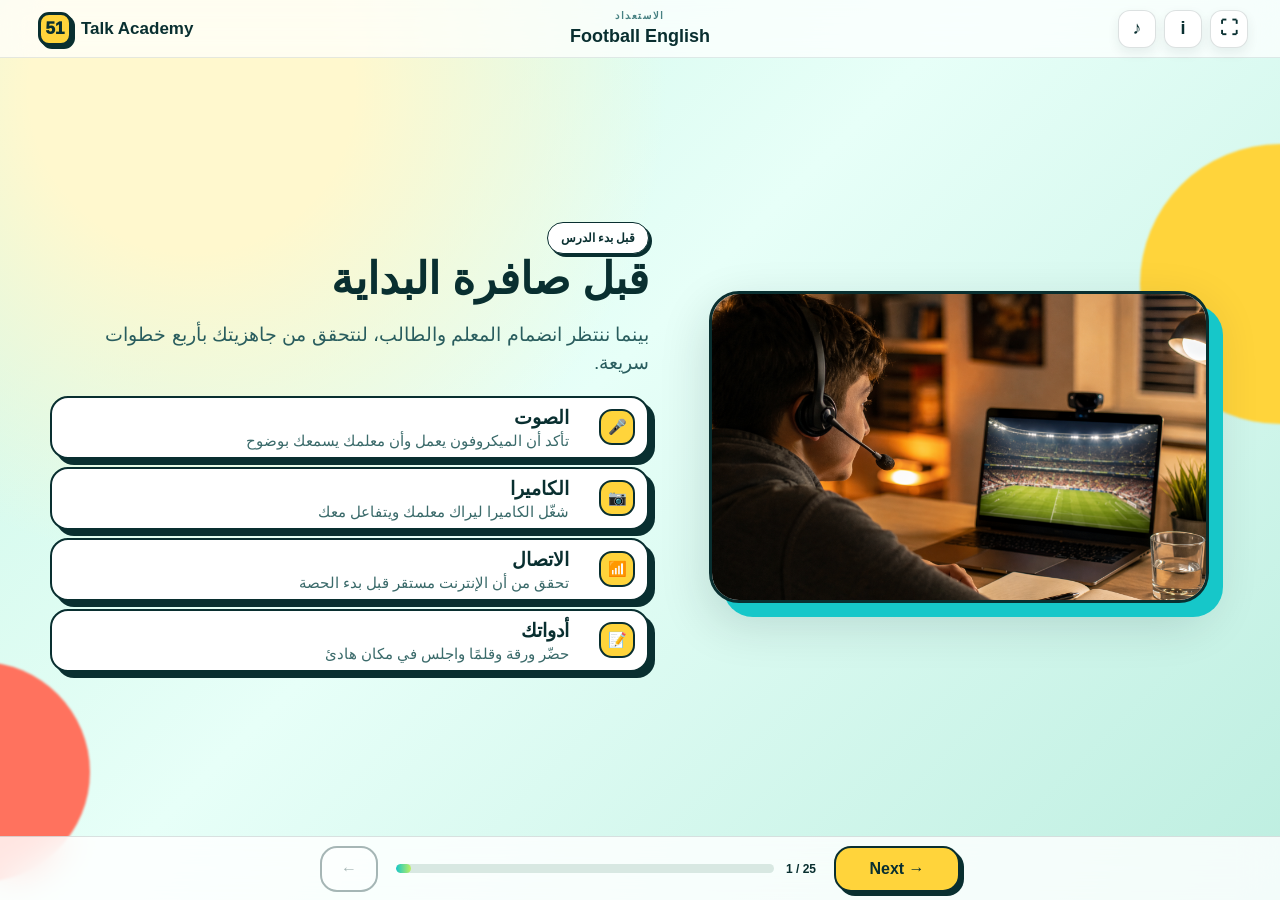
<file: index.html>
<!doctype html>
<html lang="en">
<head>
  <meta charset="utf-8" />
  <meta name="viewport" content="width=device-width,initial-scale=1,viewport-fit=cover" />
  <meta name="theme-color" content="#082c2d" />
  <title>Football English | Interactive Trial Lesson</title>
  <link rel="stylesheet" href="styles.css?v=2.3.2" />
</head>
<body>
  <div id="app" class="app-shell">
    <header class="topbar">
      <button class="brand" id="homeBtn" aria-label="Restart lesson">
        <span class="brand-mark">51</span><span id="brandName">Talk Academy</span>
      </button>
      <div class="lesson-meta">
        <span class="eyebrow" id="stageLabel">Kick-off</span>
        <strong id="lessonTitle">Football English</strong>
      </div>
      <div class="top-actions">
        <button class="icon-btn" id="soundBtn" aria-label="Toggle sound" title="Sound">♪</button>
        <button class="icon-btn" id="teacherBtn" aria-label="Teacher notes" title="Teacher notes">i</button>
        <button class="icon-btn" id="fullBtn" aria-label="Full screen" title="Full screen">⛶</button>
      </div>
    </header>

    <main id="lesson" class="lesson" aria-live="polite"></main>

    <footer class="player-controls">
      <button id="prevBtn" class="nav-btn secondary" aria-label="Previous scene">←</button>
      <div class="progress-wrap" aria-label="Lesson progress">
        <div class="progress-track"><div id="progressBar" class="progress-bar"></div></div>
        <span id="progressText">1 / 22</span>
      </div>
      <button id="nextBtn" class="nav-btn primary">Next <span>→</span></button>
    </footer>
  </div>

  <dialog id="teacherPanel" class="teacher-panel">
    <form method="dialog" class="teacher-card">
      <div class="panel-head"><div><span class="eyebrow">Teacher mode</span><h2 id="teacherTitle">Kick-off</h2></div><button class="icon-btn" value="close" aria-label="Close">×</button></div>
      <div id="teacherCopy" class="teacher-copy"></div>
      <div class="teacher-tools">
        <button type="button" id="revealBtn" class="tool-btn">Reveal / reset</button>
        <button type="button" id="restartBtn" class="tool-btn">Restart lesson</button>
      </div>
      <p class="shortcut-note">Keyboard: ← → navigate · R reveal/reset · T teacher notes</p>
    </form>
  </dialog>

  <script src="course.config.js?v=2.3.2"></script>
  <script src="audio-data.js?v=2.3.5"></script>
  <script src="app.js?v=2.3.5"></script>
</body>
</html>
</file>
<file: styles.css>
:root{--ink:#092f30;--ink2:#155354;--cream:#fffaf0;--paper:#fff;--lime:#bdf061;--yellow:#ffd43b;--coral:#ff725e;--teal:#16c7c9;--line:rgba(9,47,48,.14);--shadow:0 18px 50px rgba(4,34,35,.16);font-family:Inter,Avenir Next,Avenir,Segoe UI,Arial,sans-serif;color:var(--ink);background:#dff7ed}
*{box-sizing:border-box}html,body{max-width:100%;overflow-x:hidden}body{margin:0;min-height:100vh;background:radial-gradient(circle at 15% 10%,#fff8ce 0 12%,transparent 35%),linear-gradient(135deg,#c9f6e5,#e7fff8 45%,#bdeee0);overflow-y:hidden}button{font:inherit;color:inherit}.app-shell{width:100%;max-width:100vw;height:100dvh;display:grid;grid-template-rows:72px minmax(0,1fr) 78px;position:relative;isolation:isolate;overflow:hidden}.app-shell:before,.app-shell:after{content:"";position:fixed;border-radius:50%;filter:blur(1px);z-index:-1}.app-shell:before{width:280px;height:280px;background:#ffd43b;right:-140px;top:16%}.app-shell:after{width:220px;height:220px;background:#ff725e;left:-130px;bottom:2%}.topbar{display:grid;grid-template-columns:1fr auto 1fr;align-items:center;padding:12px clamp(16px,3vw,44px);border-bottom:1px solid rgba(9,47,48,.1);background:rgba(255,255,255,.72);backdrop-filter:blur(18px);z-index:5;min-width:0}.brand{border:0;background:none;display:flex;align-items:center;gap:9px;font-weight:850;font-size:17px;cursor:pointer;justify-self:start;min-width:0}.brand-mark{display:grid;place-items:center;width:38px;height:38px;flex:0 0 auto;background:var(--yellow);border:3px solid var(--ink);border-radius:13px;box-shadow:3px 3px 0 var(--ink);font-weight:950}.lesson-meta{text-align:center;line-height:1.15}.lesson-meta strong{font-size:18px}.eyebrow{display:block;text-transform:uppercase;letter-spacing:.16em;font-size:10px;font-weight:900;color:#478182;margin-bottom:4px}.top-actions{justify-self:end;display:flex;gap:8px;min-width:0}.icon-btn{width:42px;height:42px;border:1px solid var(--line);border-radius:14px;background:white;box-shadow:0 5px 12px rgba(9,47,48,.08);cursor:pointer;font-weight:900;font-size:18px}.icon-btn:hover{transform:translateY(-1px);box-shadow:0 8px 18px rgba(9,47,48,.14)}
.lesson{min-height:0;min-width:0;padding:clamp(16px,2.5vw,34px) clamp(16px,5vw,78px);display:grid;place-items:center}.scene{width:min(1180px,100%);min-width:0;height:100%;max-height:680px;display:grid;grid-template-columns:minmax(0,1.1fr) minmax(300px,.9fr);gap:clamp(22px,4vw,64px);align-items:center;animation:sceneIn .35s ease both}.scene>*{min-width:0}.scene.center{grid-template-columns:minmax(0,1fr);text-align:center;max-width:1050px}.scene.compact{max-width:980px}.scene h1{font-size:clamp(43px,6vw,86px);line-height:.95;letter-spacing:-.055em;margin:12px 0 20px}.scene h2{font-size:clamp(34px,4.2vw,62px);line-height:1;letter-spacing:-.04em;margin:6px 0 15px}.scene h3{font-size:clamp(20px,2vw,30px);margin:0 0 10px}.lead{font-size:clamp(18px,1.8vw,26px);line-height:1.45;color:#295d5e;max-width:760px}.kicker{display:inline-flex;align-items:center;gap:8px;padding:8px 13px;border:1px solid var(--ink);border-radius:999px;background:white;font-size:12px;font-weight:900;letter-spacing:.08em;text-transform:uppercase;box-shadow:3px 3px 0 var(--ink)}.accent{color:#e44e3b}.yellow-mark{background:linear-gradient(transparent 58%,var(--yellow) 58%)}.hero-ball{width:min(430px,38vw);aspect-ratio:1;border-radius:50%;display:grid;place-items:center;margin:auto;background:radial-gradient(circle at 36% 28%,#fff 0 6%,#eff5ee 7% 45%,#d3e2d5 46%);border:9px solid var(--ink);box-shadow:20px 24px 0 rgba(22,199,201,.55),var(--shadow);font-size:clamp(100px,15vw,210px);transform:rotate(-8deg);position:relative}.hero-ball:after{content:"";position:absolute;inset:10%;border:4px dashed var(--ink);border-radius:50%;opacity:.2}.tiny-meta{display:flex;gap:12px;flex-wrap:wrap;margin-top:25px}.tiny-meta span{background:white;border:1px solid var(--line);border-radius:12px;padding:9px 12px;font-size:13px;font-weight:800}.prompt-card{background:rgba(255,255,255,.88);border:2px solid var(--ink);border-radius:26px;padding:clamp(22px,3vw,36px);box-shadow:9px 9px 0 var(--ink);text-align:left}.choice-grid{display:grid;grid-template-columns:repeat(2,minmax(0,1fr));gap:12px;margin-top:22px}.choice{min-height:76px;border:2px solid var(--ink);border-radius:18px;background:white;padding:14px 16px;text-align:left;font-weight:850;font-size:17px;cursor:pointer;transition:.16s}.choice:hover{transform:translateY(-2px);box-shadow:4px 5px 0 var(--ink)}.choice.selected{background:var(--yellow);box-shadow:4px 5px 0 var(--ink)}.choice.correct{background:var(--lime)}.choice.wrong{background:#ffd0c9}.feedback{min-height:30px;margin-top:16px;font-weight:850;color:#1b6560}.pitch{width:min(520px,100%);aspect-ratio:1.45;background:#3f9b59;border:8px solid white;outline:3px solid var(--ink);border-radius:24px;position:relative;box-shadow:var(--shadow);overflow:hidden}.pitch:before{content:"";position:absolute;left:50%;top:0;bottom:0;border-left:3px solid rgba(255,255,255,.8)}.pitch:after{content:"";position:absolute;left:50%;top:50%;width:120px;height:120px;border:3px solid rgba(255,255,255,.8);border-radius:50%;transform:translate(-50%,-50%)}.pitch-zone{position:absolute;border:0;border-radius:13px;padding:9px 12px;background:white;font-weight:900;box-shadow:3px 3px 0 var(--ink);cursor:pointer;z-index:2}.pitch-zone.active{background:var(--yellow)}.z-gk{left:3%;top:42%}.z-def{left:22%;top:25%}.z-mid{left:43%;bottom:12%}.z-wing{right:20%;top:15%}.z-str{right:4%;top:42%}.role-card{background:#fff;border:2px solid var(--ink);border-radius:28px;padding:clamp(24px,3vw,40px);box-shadow:10px 10px 0 var(--ink);position:relative;overflow:hidden}.role-card:after{content:attr(data-number);position:absolute;right:-5px;bottom:-45px;font-size:180px;line-height:1;font-weight:950;color:#e8f5ef;z-index:0}.role-card>*{position:relative;z-index:1}.word{font-size:clamp(42px,5vw,70px);font-weight:950;letter-spacing:-.045em}.phonetic{font-family:Georgia,serif;color:#397374;font-size:18px}.definition{font-size:clamp(19px,2vw,27px);line-height:1.4;margin:22px 0}.morph{display:inline-block;background:var(--yellow);padding:8px 12px;border-radius:10px;font-weight:900}.role-visual{width:min(380px,100%);aspect-ratio:1;border:2px solid var(--ink);border-radius:40% 60% 58% 42%/45% 38% 62% 55%;background:linear-gradient(145deg,var(--yellow),#fff2a7);display:grid;place-items:center;font-size:clamp(100px,14vw,190px);box-shadow:15px 16px 0 var(--teal)}.rule-grid{display:grid;grid-template-columns:repeat(2,minmax(0,1fr));gap:16px;margin-top:20px}.rule-card{background:white;border:2px solid var(--ink);border-radius:22px;padding:18px;text-align:left;min-height:150px;cursor:pointer;position:relative}.rule-card:hover,.rule-card.open{transform:translateY(-2px);box-shadow:5px 6px 0 var(--ink)}.rule-card .rule-answer{opacity:0;transform:translateY(5px);transition:.2s}.rule-card.open .rule-answer{opacity:1;transform:none}.rule-icon{font-size:34px}.match-board{display:grid;grid-template-columns:minmax(0,1fr) minmax(0,1fr);gap:14px}.match-col{display:grid;gap:10px;min-width:0}.match-btn{border:2px solid var(--ink);border-radius:15px;padding:13px;background:white;font-weight:850;cursor:pointer;text-align:left;min-width:0}.match-btn.picked{background:var(--yellow)}.match-btn.done{background:var(--lime);opacity:.65}.score-pill{display:inline-flex;background:var(--ink);color:white;border-radius:999px;padding:8px 14px;font-weight:900}.sentence{font-size:clamp(24px,3vw,40px);line-height:1.35;font-weight:850;background:white;border:2px solid var(--ink);border-radius:22px;padding:24px;box-shadow:8px 8px 0 var(--ink)}.word-bank{display:flex;gap:10px;flex-wrap:wrap;justify-content:center;margin-top:22px}.word-chip{border:2px solid var(--ink);background:white;border-radius:999px;padding:10px 16px;font-weight:900;cursor:pointer}.word-chip:hover{background:var(--yellow)}.talk-cards{display:grid;grid-template-columns:repeat(3,minmax(0,1fr));gap:18px;margin-top:26px}.talk-card{background:white;border:2px solid var(--ink);border-radius:22px;padding:22px;text-align:left;cursor:pointer;min-height:180px;display:flex;flex-direction:column;justify-content:space-between;min-width:0}.talk-card:hover,.talk-card.selected{background:var(--yellow);transform:rotate(-1deg);box-shadow:6px 7px 0 var(--ink)}.talk-card span{font-size:34px}.recap-grid{display:grid;grid-template-columns:repeat(3,minmax(0,1fr));gap:14px;margin-top:22px}.recap{background:white;border:2px solid var(--ink);border-radius:18px;padding:18px;min-width:0}.recap strong{display:block;font-size:28px;margin-bottom:4px}.badge{width:150px;height:150px;margin:0 auto 20px;border:4px solid var(--ink);background:var(--yellow);border-radius:50%;display:grid;place-items:center;font-size:70px;box-shadow:10px 10px 0 var(--teal)}
.player-controls{display:grid;grid-template-columns:64px minmax(180px,420px) 140px;gap:18px;align-items:center;justify-content:center;padding:10px 18px calc(10px + env(safe-area-inset-bottom));background:rgba(255,255,255,.82);backdrop-filter:blur(18px);border-top:1px solid var(--line);z-index:5}.nav-btn{height:52px;border:2px solid var(--ink);border-radius:17px;font-weight:900;cursor:pointer}.nav-btn.primary{background:var(--yellow);box-shadow:4px 4px 0 var(--ink)}.nav-btn.secondary{background:white}.nav-btn:disabled{opacity:.35;box-shadow:none;cursor:not-allowed}.progress-wrap{display:flex;align-items:center;gap:12px}.progress-track{height:9px;background:#d8e8e2;border-radius:999px;overflow:hidden;flex:1}.progress-bar{height:100%;width:0;background:linear-gradient(90deg,var(--teal),var(--lime));border-radius:inherit;transition:width .3s}.progress-wrap span{font-size:12px;font-weight:900;white-space:nowrap}.teacher-panel{border:0;background:transparent;padding:18px;max-width:580px;width:calc(100% - 32px)}.teacher-panel::backdrop{background:rgba(3,28,29,.56);backdrop-filter:blur(5px)}.teacher-card{background:#fffdf5;border:2px solid var(--ink);border-radius:26px;padding:28px;box-shadow:12px 12px 0 var(--ink)}.panel-head{display:flex;justify-content:space-between;gap:20px}.panel-head h2{margin:0;font-size:30px}.teacher-copy{font-size:17px;line-height:1.55;color:#315f60;margin:20px 0}.teacher-tools{display:flex;gap:10px;flex-wrap:wrap}.tool-btn{border:2px solid var(--ink);border-radius:13px;background:var(--yellow);font-weight:900;padding:11px 15px;cursor:pointer}.shortcut-note{font-size:12px;color:#719091;margin:18px 0 0}@keyframes sceneIn{from{opacity:0;transform:translateY(10px)}to{opacity:1;transform:none}}
@media(max-width:760px){body{overflow-y:auto}.app-shell{min-height:100dvh;height:auto;grid-template-rows:62px minmax(calc(100dvh - 132px),auto) 70px}.topbar{grid-template-columns:minmax(0,1fr) auto;padding:8px 12px}.lesson-meta{display:none}.brand{grid-column:1;font-size:14px}.brand>span:last-child{overflow:hidden;text-overflow:ellipsis;white-space:nowrap}.brand-mark{width:34px;height:34px}.top-actions{grid-column:2;gap:5px}.icon-btn{width:38px;height:38px}.lesson{padding:22px 16px 30px;align-items:start;overflow:hidden}.scene,.scene.center{width:100%;grid-template-columns:minmax(0,1fr);gap:26px;height:auto;max-height:none}.scene h1{font-size:42px;overflow-wrap:anywhere}.scene h2{font-size:37px;overflow-wrap:anywhere}.hero-ball{width:210px;font-size:110px;order:-1}.pitch{margin:auto}.pitch-zone{font-size:11px;padding:7px}.choice-grid,.rule-grid,.talk-cards,.recap-grid{grid-template-columns:minmax(0,1fr)}.choice{min-height:62px}.role-visual{width:220px;font-size:110px;margin:auto;order:-1}.role-card{box-shadow:6px 6px 0 var(--ink)}.talk-card{min-height:120px}.player-controls{position:sticky;bottom:0;width:100%;grid-template-columns:52px minmax(0,1fr) 102px;gap:10px}.nav-btn{height:48px}.progress-wrap{min-width:0}.progress-wrap span{display:none}.teacher-card{padding:20px}.match-board{gap:8px}.match-btn{font-size:13px;padding:10px}}
@media(prefers-reduced-motion:reduce){*{animation:none!important;transition:none!important}}

/* Original football illustration system */
.scene h1{line-height:1.03}.hero-title{display:flex;flex-direction:column;align-items:flex-start;gap:.08em}.hero-title>span{display:block}.yellow-mark{padding:0 .07em .08em;box-decoration-break:clone;-webkit-box-decoration-break:clone}.art-frame{width:100%;max-width:520px;margin:auto;border:3px solid var(--ink);border-radius:30px;overflow:hidden;background:#fff;box-shadow:14px 14px 0 var(--teal),var(--shadow);aspect-ratio:4/3}.art-frame img{display:block;width:100%;height:100%;object-fit:cover}.hero-art{max-width:560px;aspect-ratio:4/3;transform:rotate(1.5deg)}.tiny-meta span b{display:inline-grid;place-items:center;min-width:25px;height:25px;padding:0 5px;border-radius:8px;background:var(--yellow);margin-right:5px}.split-card{padding:20px 26px;margin-bottom:16px}.split-card .definition{margin:12px 0}.rules-scene{grid-template-columns:minmax(0,1.2fr) minmax(300px,.8fr)}.rule-icon{display:grid;place-items:center;width:38px;height:38px;border-radius:12px;background:var(--yellow);border:2px solid var(--ink);font-size:17px;font-weight:950}.talk-cards{grid-template-columns:1fr;gap:10px;margin-top:20px}.talk-card{min-height:102px;padding:15px 18px;display:grid;grid-template-columns:48px 1fr auto;align-items:center;gap:12px}.talk-card span{font-size:15px;font-weight:950;color:white;background:var(--ink);border-radius:12px;padding:10px 7px;text-align:center}.talk-card h3{margin:0}.talk-card small{white-space:nowrap}.badge{display:none}
@media(max-width:760px){.hero-title{gap:.1em}.scene h1{line-height:1.02}.art-frame,.hero-art{width:min(310px,100%);order:-1;box-shadow:8px 8px 0 var(--teal)}.rules-scene{grid-template-columns:minmax(0,1fr)}.rules-scene .art-frame{order:-1}.split-card{padding:18px}.talk-card{grid-template-columns:42px 1fr}.talk-card small{grid-column:2}.tiny-meta{gap:8px}.tiny-meta span{padding:8px 10px}}

/* Faithful 25-slide edition */
.art-frame{aspect-ratio:16/10;max-width:590px}.vocab-scene{grid-template-columns:minmax(0,1fr) minmax(360px,1fr)}.vocab-scene .role-card{max-width:650px}.word small{font-size:.28em;letter-spacing:0;color:#397374;margin-left:.18em}.form-stack{display:flex;gap:8px;flex-wrap:wrap}.speak-word{margin-top:18px;border:2px solid var(--ink);border-radius:13px;background:var(--lime);padding:10px 14px;font-weight:900;cursor:pointer}.warm-list,.talk-list{display:grid;gap:10px;margin-top:20px}.talk-line{border:2px solid var(--ink);border-radius:15px;background:#fff;padding:12px 15px;text-align:left;font-weight:800;cursor:pointer}.talk-line:hover,.talk-line.selected{background:var(--yellow);box-shadow:4px 4px 0 var(--ink)}.talk-line b{display:inline-grid;place-items:center;width:30px;height:30px;background:var(--ink);color:white;border-radius:9px;margin-right:10px}.fact-grid{display:flex;gap:9px;flex-wrap:wrap}.fact-grid span{background:white;border:2px solid var(--ink);border-radius:999px;padding:8px 13px;font-weight:900}.compact-bank{margin:10px auto 18px;max-width:980px}.word-chip.selected{background:var(--yellow);box-shadow:3px 3px 0 var(--ink)}.fill-grid{display:grid;grid-template-columns:repeat(2,minmax(0,1fr));gap:12px;text-align:left}.fill-card{border:2px solid var(--ink);border-radius:16px;background:#fff;padding:15px;min-height:92px;text-align:left;font-size:16px;line-height:1.4;cursor:pointer}.fill-card span{display:block;color:#6a8989;font-size:12px;margin-top:9px}.fill-card.correct{background:#ddf7ad}.fill-card.wrong{background:#ffd0c9}.answer-grid{display:grid;grid-template-columns:repeat(4,minmax(0,1fr));gap:11px;margin-top:22px}.answer-grid div{display:flex;gap:10px;align-items:center;background:white;border:2px solid var(--ink);border-radius:15px;padding:12px;text-align:left}.answer-grid b{display:grid;place-items:center;width:28px;height:28px;border-radius:8px;background:var(--yellow)}.map-grid{display:flex;max-width:900px;margin:20px auto;gap:12px;justify-content:center;align-items:center;flex-wrap:wrap}.map-core{order:-1;flex-basis:100%;font-size:clamp(30px,4vw,52px);color:white;background:var(--ink);border-radius:22px;padding:18px}.note-grid{display:grid;grid-template-columns:repeat(2,minmax(0,1fr));gap:16px;margin-top:22px}.note-grid div{background:white;border:2px solid var(--ink);border-radius:20px;padding:24px;font-size:18px}.note-grid b{display:block;margin-top:8px}.cefr-grid{display:grid;gap:8px;text-align:left;margin-top:20px}.cefr-grid div{display:grid;grid-template-columns:72px 1fr;align-items:center;background:white;border:2px solid var(--ink);border-radius:14px;overflow:hidden}.cefr-grid strong{display:grid;place-items:center;height:100%;min-height:52px;background:var(--yellow);font-size:22px}.cefr-grid span{padding:10px 14px}.practice-scene{overflow:auto}.practice-scene>div{width:100%}
@media(max-width:760px){.vocab-scene{grid-template-columns:minmax(0,1fr)}.vocab-scene .art-frame{order:-1}.vocab-scene .word{font-size:42px}.vocab-scene .definition{font-size:19px;margin:14px 0}.fill-grid,.answer-grid,.note-grid{grid-template-columns:minmax(0,1fr)}.practice-scene{overflow:visible}.compact-bank{justify-content:flex-start}.word-chip{font-size:13px;padding:8px 11px}.answer-grid{max-height:none}.cefr-grid div{grid-template-columns:52px 1fr}.scene{padding-bottom:8px}}
.warm-vocab{margin-top:14px}.warm-vocab span{background:var(--yellow)}.profile-intro{margin-bottom:12px}.profile-list{display:grid;grid-template-columns:repeat(2,minmax(0,1fr));gap:8px}.profile-list span{background:white;border:1px solid var(--line);border-radius:11px;padding:9px 11px;font-weight:800}
@media(max-width:760px){.profile-list{grid-template-columns:minmax(0,1fr)}.profile-list span{font-size:13px;padding:7px 9px}}
.fill-card.active{background:#fff4b8;box-shadow:5px 5px 0 var(--ink);transform:translateY(-2px)}
.cefr-scene{display:grid;place-items:center}.cefr-original{display:block;width:min(1180px,100%);max-height:100%;object-fit:contain;border:2px solid var(--ink);border-radius:20px;box-shadow:10px 10px 0 var(--teal)}
@media(max-width:760px){.cefr-original{width:100%;box-shadow:6px 6px 0 var(--teal)}}

/* Position review: positions are separated from match events for accuracy. */
.position-review{max-width:1180px!important;text-align:left!important}.position-review-inner{width:100%;height:100%;display:grid;grid-template-rows:auto minmax(0,1fr) auto;gap:10px}.position-heading{text-align:center}.position-heading h2{font-size:clamp(30px,3.3vw,48px);margin:6px 0}.position-heading p{margin:0 auto;color:#376b6b;font-size:14px}.position-layout{min-height:0;display:grid;grid-template-columns:minmax(0,1.7fr) minmax(260px,.8fr);gap:18px;align-items:stretch}.position-pitch{position:relative;min-height:390px;border:7px solid white;outline:3px solid var(--ink);border-radius:24px;background:linear-gradient(90deg,rgba(255,255,255,.045) 50%,transparent 50%),repeating-linear-gradient(0deg,#3c9a57 0 42px,#439f5e 42px 84px);overflow:hidden;box-shadow:8px 8px 0 var(--teal)}.position-pitch:before{content:"";position:absolute;left:50%;top:0;bottom:0;border-left:3px solid rgba(255,255,255,.78)}.position-pitch:after{content:"";position:absolute;left:50%;top:50%;width:105px;height:105px;border:3px solid rgba(255,255,255,.78);border-radius:50%;transform:translate(-50%,-50%)}.goal{position:absolute;top:33%;height:34%;width:7%;border:3px solid rgba(255,255,255,.85);z-index:1}.goal-top{left:-3px;border-left:0}.goal-bottom{right:-3px;border-right:0}.halfway{position:absolute;left:0;right:0;top:50%;border-top:0}.centre-circle{display:none}.position-token{position:absolute;z-index:3;transform:translate(-50%,-50%);border:2px solid var(--ink);border-radius:13px;background:#fff;padding:7px 9px;line-height:1.05;box-shadow:3px 3px 0 var(--ink);cursor:pointer;white-space:nowrap}.position-token:hover{background:var(--yellow);transform:translate(-50%,-54%)}.position-token b,.position-token small{display:block}.position-token b{font-size:14px}.position-token small{font-size:9px;color:#517777;margin-top:3px}.pos-goalkeeper{left:7%;top:50%}.pos-defender{left:24%;top:50%}.pos-midfielder{left:45%;top:65%}.pos-playmaker{left:61%;top:48%}.pos-winger{left:73%;top:18%}.pos-striker{left:88%;top:50%}.match-terms{display:grid;grid-template-rows:auto auto repeat(4,1fr);gap:7px}.match-terms h3{font-size:15px;margin:2px 0;text-align:center}.match-terms button{border:2px solid var(--ink);border-radius:13px;background:#fff;padding:8px 10px;text-align:left;cursor:pointer}.match-terms button:hover{background:var(--yellow)}.match-terms b,.match-terms small{display:block}.match-terms b{font-size:14px}.match-terms small{font-size:10px;color:#517777;margin-top:2px;line-height:1.2}.match-terms .player-general{background:var(--yellow)}.position-note{text-align:center;margin:0;color:#376b6b;font-size:12px;font-weight:750}

/* The full original CEFR chart must stay above the player controls. */
.cefr-scene{width:100%!important;max-width:none!important;height:100%!important;max-height:100%!important;min-height:0;overflow:hidden;padding:0}.cefr-original{width:auto!important;height:auto!important;max-width:100%!important;max-height:calc(100dvh - 220px)!important;object-fit:contain!important}
@media(max-width:760px){.position-review{padding-bottom:10px}.position-review-inner{height:auto}.position-layout{grid-template-columns:minmax(0,1fr);gap:20px}.position-pitch{min-height:330px}.position-heading h2{font-size:34px}.position-heading p{font-size:13px}.match-terms{grid-template-rows:auto auto repeat(4,auto)}.position-token{padding:6px 7px}.position-token b{font-size:11px}.position-token small{font-size:8px}.pos-goalkeeper{left:14%;top:62%}.pos-defender{left:32%;top:40%}.pos-midfielder{left:46%;top:75%}.pos-playmaker{left:61%;top:49%}.pos-winger{left:75%;top:20%}.pos-striker{left:85%;top:68%}.position-note{text-align:left}.cefr-scene{height:calc(100dvh - 132px)!important;display:grid;place-items:center}.cefr-original{max-height:calc(100dvh - 190px)!important}}

/* High-impact opening promise supplied by the course owner. */
.hook-title{display:grid;gap:10px;margin:18px 0 20px!important;line-height:.98!important}.hook-numbers{display:block;width:max-content;max-width:100%;padding:10px 16px;border:3px solid var(--ink);border-radius:18px;background:#fff;box-shadow:7px 7px 0 var(--teal);font-size:clamp(25px,3.2vw,45px);letter-spacing:-.035em}.hook-numbers b{display:inline-block;color:#fff;background:var(--ink);border-radius:12px;padding:.05em .2em;font-size:1.2em}.hook-payoff{display:block;font-size:clamp(40px,5vw,72px);letter-spacing:-.055em}.hook-payoff em{display:inline-block;margin-top:7px;padding:0 .1em .08em;background:linear-gradient(transparent 52%,var(--yellow) 52%);font-style:normal;color:var(--ink)}
.hook-copy{text-align:right}.hook-copy .hook-numbers{margin-left:auto}.hook-copy .lead{margin-left:auto}
@media(max-width:760px){.hook-scene .art-frame{order:-1}.hook-title{gap:8px!important;margin:12px 0 16px!important}.hook-numbers{font-size:23px;padding:8px 10px;border-radius:14px;box-shadow:5px 5px 0 var(--teal)}.hook-payoff{font-size:39px;line-height:1.04;letter-spacing:-.045em}.hook-scene .lead{font-size:18px}}

/* Low-pressure exit task: two choices build one spoken sentence. */
.mini-challenge{grid-template-columns:minmax(360px,1.05fr) minmax(420px,.95fr);gap:clamp(24px,3vw,46px);max-width:1240px}.challenge-visual{position:relative;overflow:hidden;aspect-ratio:16/11;border:3px solid var(--ink);border-radius:28px;background:#fff;box-shadow:12px 12px 0 var(--teal),var(--shadow)}.challenge-visual img{width:100%;height:100%;display:block;object-fit:cover}.challenge-visual span{position:absolute;left:18px;top:18px;padding:9px 13px;border:2px solid var(--ink);border-radius:999px;background:var(--yellow);box-shadow:3px 3px 0 var(--ink);font-size:12px;font-weight:950;letter-spacing:.08em}.challenge-panel{background:rgba(255,255,255,.94);border:2px solid var(--ink);border-radius:28px;padding:clamp(20px,2.4vw,34px);box-shadow:10px 10px 0 var(--ink)}.challenge-panel h2{font-size:clamp(32px,3.7vw,52px);margin:14px 0 10px}.challenge-ar{margin:0 0 15px;color:#376b6b;font-size:16px;line-height:1.5}.challenge-step{display:grid;grid-template-columns:34px minmax(0,1fr);gap:10px;align-items:start;margin:12px 0}.challenge-step>b{display:grid;place-items:center;width:30px;height:30px;border-radius:9px;background:var(--ink);color:#fff}.challenge-step strong{display:block;margin:4px 0 8px}.challenge-options{display:flex;gap:7px;flex-wrap:wrap}.challenge-options button{border:2px solid var(--ink);border-radius:999px;background:#fff;padding:8px 11px;font-size:13px;font-weight:900;cursor:pointer}.challenge-options button:hover,.challenge-options button.selected{background:var(--yellow);box-shadow:2px 2px 0 var(--ink)}.challenge-sentence{margin-top:14px;padding:13px 16px;border:2px solid var(--ink);border-radius:15px;background:#f4fbf7;font-size:clamp(21px,2.2vw,30px);font-weight:900}.challenge-sentence.success{background:var(--lime)}.challenge-feedback{min-height:24px;margin:8px 0 4px;color:#2b6464;font-size:13px;font-weight:800}.challenge-actions{display:flex;align-items:center;gap:12px;flex-wrap:wrap}.challenge-help{border:2px solid var(--ink);border-radius:12px;background:#fff;padding:8px 11px;font-size:12px;font-weight:900;cursor:pointer}.challenge-help:hover{background:var(--yellow)}#challengeSuccess{font-size:11px;font-weight:950;color:#16725d;letter-spacing:.05em}
@media(max-width:760px){.mini-challenge{grid-template-columns:minmax(0,1fr);gap:20px}.challenge-visual{order:-1;width:100%;aspect-ratio:16/10;box-shadow:7px 7px 0 var(--teal)}.challenge-panel{padding:18px;box-shadow:6px 6px 0 var(--ink)}.challenge-panel h2{font-size:34px}.challenge-ar{font-size:14px}.challenge-options button{font-size:12px;padding:7px 9px}.challenge-step{grid-template-columns:30px minmax(0,1fr)}.challenge-sentence{font-size:21px}}

/* Fit complete lesson pages inside an ordinary desktop browser window. */
@media (min-width:761px) and (max-height:900px){
 .app-shell{grid-template-rows:58px minmax(0,1fr) 64px}
 .topbar{padding:7px clamp(16px,2.5vw,36px)}
 .brand-mark{width:34px;height:34px;border-radius:11px}
 .icon-btn{width:38px;height:38px;border-radius:12px}
 .lesson{padding:10px clamp(20px,3.5vw,52px)}
 .scene{height:100%;max-height:100%;gap:clamp(18px,3vw,42px)}
 .scene h1{font-size:clamp(38px,5.1vw,68px);margin:8px 0 13px}
 .scene h2{font-size:clamp(30px,3.5vw,49px);margin:4px 0 10px}
 .lead{font-size:clamp(16px,1.5vw,21px)}
 .art-frame{max-width:500px;max-height:calc(100dvh - 156px)}
 .role-card{padding:clamp(18px,2vw,28px)}
 .word{font-size:clamp(38px,4.2vw,58px)}
 .definition{font-size:clamp(17px,1.55vw,22px);margin:13px 0}
 .speak-word{margin-top:12px;padding:8px 12px}
 .practice-scene{overflow:hidden}
 .fill-grid{gap:8px}
 .fill-card{min-height:74px;padding:10px 12px;font-size:14px}
 .fill-card span{margin-top:5px}
 .word-bank{margin-top:10px}
 .word-chip{padding:7px 12px;font-size:13px}
 .answer-grid{margin-top:12px;gap:8px}
 .answer-grid div{padding:8px}
 .position-pitch{min-height:min(360px,calc(100dvh - 250px))}
 .challenge-panel{padding:18px 24px}
 .challenge-panel h2{font-size:clamp(29px,3.1vw,43px);margin:9px 0 7px}
 .challenge-step{margin:8px 0}
 .challenge-sentence{margin-top:9px;padding:9px 13px}
 .cefr-original{width:auto!important;height:calc(100dvh - 142px)!important;max-width:100%!important;max-height:calc(100dvh - 142px)!important;object-fit:contain!important}
 .player-controls{padding:6px 18px;grid-template-columns:58px minmax(180px,420px) 126px}
 .nav-btn{height:46px}
}

/* Pre-class Arabic ready check + icebreaker scenes */
.ready-check{grid-template-columns:minmax(0,1.05fr) minmax(300px,.95fr)}
.ready-list{display:grid;gap:clamp(9px,1.5vh,15px);margin-top:18px}
.ready-copy{text-align:right}
.ready-copy .kicker{letter-spacing:0}
.ready-copy h2{letter-spacing:0}
.ready-copy .lead{margin-left:auto}
.ready-copy .ready-item{text-align:right}
.ready-item{display:grid;grid-template-columns:52px 1fr;align-items:center;gap:14px;border:2px solid var(--ink);border-radius:18px;background:#fff;padding:12px 16px;box-shadow:6px 6px 0 var(--ink);text-align:left}
.scene[dir="rtl"] .ready-item{text-align:right}
.ready-check h2{font-size:clamp(30px,3.4vw,50px);overflow-wrap:anywhere}
.ready-item>span{display:grid;place-items:center;width:44px;height:44px;border:2px solid var(--ink);border-radius:13px;background:var(--yellow);font-size:19px;font-weight:950}
.ready-item strong{font-size:clamp(16px,1.5vw,21px)}
.ready-item p{margin:3px 0 0;color:#3a6a6a;font-size:clamp(12px,1.15vw,15px)}
.scene[dir="rtl"] .kicker,.scene[dir="rtl"] h1,.scene[dir="rtl"] h2{letter-spacing:0}
.coach-mission{margin-top:14px;border:2px solid var(--ink);border-radius:14px;background:var(--lime);padding:12px 15px;font-weight:900;box-shadow:4px 4px 0 var(--ink);text-align:left}
.intro-grid{display:grid;grid-template-columns:repeat(2,minmax(0,1fr));gap:12px;margin-top:16px}
.intro-card{position:relative;border:2px solid var(--ink);border-radius:16px;background:#fff;padding:15px 14px 13px 62px;box-shadow:5px 5px 0 var(--ink);text-align:left}
.intro-card>b{position:absolute;left:13px;top:13px;display:grid;place-items:center;width:34px;height:34px;border:2px solid var(--ink);border-radius:11px;background:var(--yellow);font-size:11px}
.intro-card strong{display:block;font-size:clamp(15px,1.4vw,20px)}
.intro-card span{color:#3a6a6a;font-size:clamp(12px,1.1vw,15px)}
.intro-sentence{margin-top:14px;padding:12px 15px;border:2px solid var(--ink);border-radius:15px;background:#fff;box-shadow:4px 4px 0 var(--teal);font-size:clamp(14px,1.35vw,19px);font-weight:800;text-align:left}
@media(max-width:760px){
 .ready-check{grid-template-columns:minmax(0,1fr)}
 .ready-check .art-frame{order:-1}
 .intro-grid{grid-template-columns:repeat(2,minmax(0,1fr));gap:9px}
 .intro-card{padding:12px 10px 11px 50px}
 .intro-card>b{width:28px;height:28px;left:10px;top:10px}
}
@media (min-width:761px) and (max-height:900px){
 .ready-list{gap:8px;margin-top:12px}
 .ready-item{padding:8px 12px}
 .ready-item>span{width:36px;height:36px;font-size:15px}
 .intro-grid{gap:9px;margin-top:10px}
 .intro-card{padding:10px 10px 9px 52px}
 .intro-sentence{margin-top:10px;padding:9px 12px}
 .coach-mission{margin-top:10px;padding:9px 12px}
}
</file>
